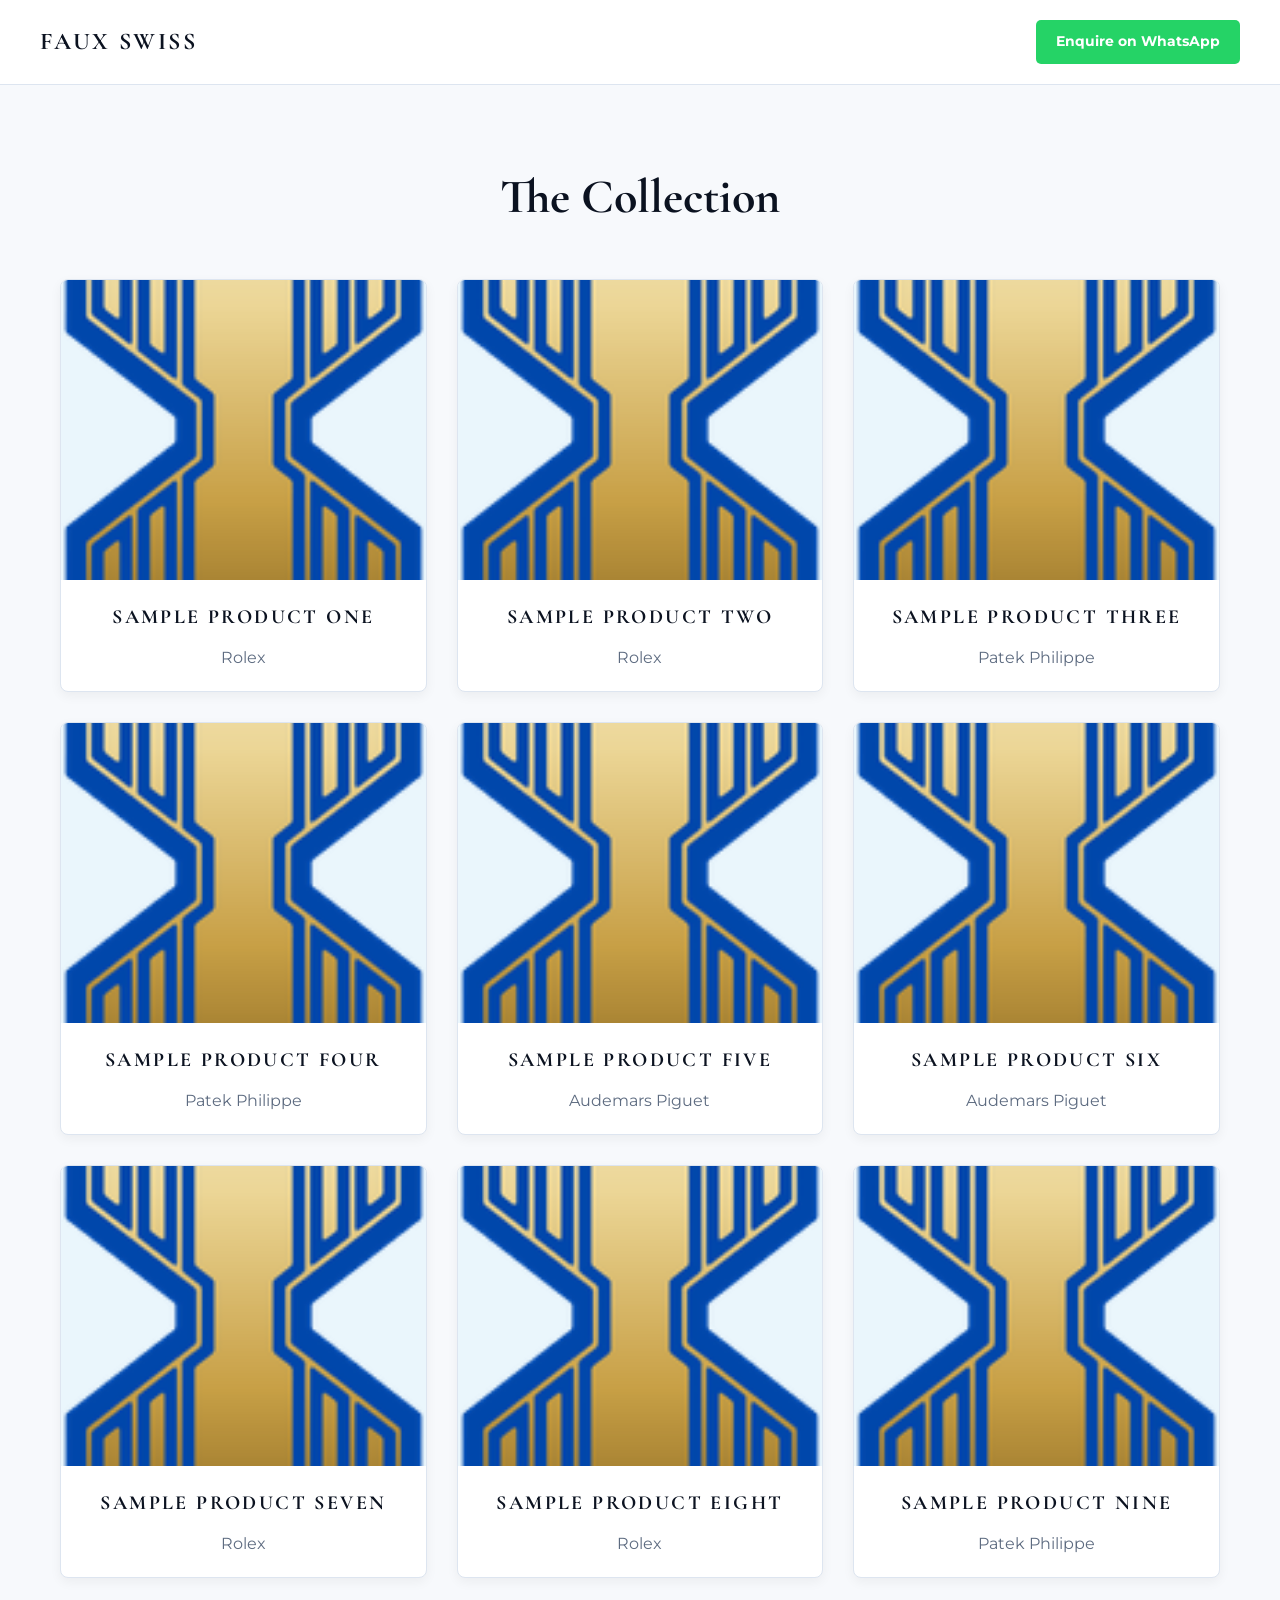
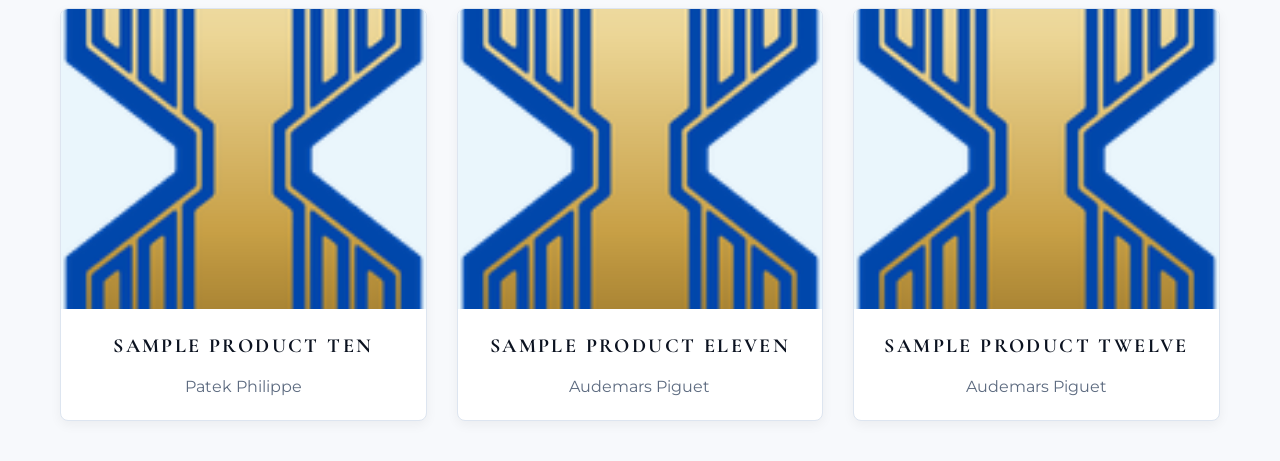
<file: index-clean.html>
<!DOCTYPE html>
<html lang="en">
<head>
  <meta charset="UTF-8">
  <meta name="viewport" content="width=device-width, initial-scale=1.0">
  <title>Faux Swiss</title>
  <link rel="stylesheet" href="styles.css">
  <link href="https://fonts.googleapis.com/css2?family=Cormorant+Garamond:wght@400;600;700&family=Montserrat:wght@400;500;700&display=swap" rel="stylesheet">
  <style>
    /* Clean layout so it doesn't break */
    body { margin: 0; font-family: 'Montserrat', sans-serif; background: #f7f9fc; color: #0b1220; }
    .wrap { max-width: 1200px; margin: 0 auto; padding: 40px 20px; }
    .header { display: flex; justify-content: space-between; align-items: center; padding: 20px 40px; background: white; border-bottom: 1px solid #dde5f0; }
    .logo { font-family: 'Cormorant Garamond', serif; font-size: 24px; font-weight: 700; letter-spacing: 0.1em; text-transform: uppercase; text-decoration: none; color: #0b1220; }
    .whatsapp-btn { background: #25D366; color: white; padding: 10px 20px; border-radius: 5px; text-decoration: none; font-weight: 700; font-size: 14px; }
    .grid { display: grid; grid-template-columns: repeat(auto-fill, minmax(280px, 1fr)); gap: 30px; margin-top: 40px; }
    .card { background: white; border-radius: 8px; overflow: hidden; text-align: center; box-shadow: 0 4px 12px rgba(0,0,0,0.05); }
    .card img { width: 100%; height: 300px; object-fit: cover; background: #eaf6fc; }
    .card-info { padding: 20px; }
    .card h3 { margin: 0 0 10px 0; font-family: 'Cormorant Garamond', serif; font-size: 20px; }
    .card p { color: #5d6b80; margin: 0; }
  </style>
</head>
<body>

  <header class="header">
    <a href="#" class="logo">Faux Swiss</a>
    <!-- Direct link, no hidden attributes -->
    <a href="https://wa.me/85252179149" target="_blank" class="whatsapp-btn">Enquire on WhatsApp</a>
  </header>

  <main class="wrap">
    <h1 style="font-family: 'Cormorant Garamond', serif; font-size: 48px; text-align: center;">The Collection</h1>
    
    <!-- The JavaScript will inject the watches here -->
    <div class="grid" id="product-grid">
      <p>Loading collection...</p>
    </div>
  </main>

  <script src="script.js"></script>
</body>
</html>
</file>
<file: styles.css>
:root {
  --royal: #0047ab;
  --royal-deep: #002f7a;
  --blue: #1ea0ff;
  --cyan: #5fe3e8;
  --gold: #b8923a;
  --gold-soft: #e7d6a3;
  --ink: #0b1220;
  --muted: #5d6b80;
  --page: #f7f9fc;
  --card: #ffffff;
  --line: #dde5f0;
  --r: 6px;
  --display: "Cormorant Garamond", "Playfair Display", "Iowan Old Style", Georgia, "Times New Roman", serif;
  --sans: "Montserrat", "Avenir Next", "Segoe UI", system-ui, -apple-system, sans-serif;
}
* { box-sizing: border-box; }
html { scroll-behavior: smooth; }
body { margin: 0; background: var(--page); color: var(--ink); font: 16px/1.7 var(--sans); padding-left: env(safe-area-inset-left); padding-right: env(safe-area-inset-right); -webkit-text-size-adjust: 100%; }
button, a, input { -webkit-tap-highlight-color: transparent; touch-action: manipulation; }
a { color: inherit; text-decoration: none; }
img { max-width: 100%; display: block; }
:focus-visible { outline: 3px solid var(--blue); outline-offset: 3px; }

.announce {
  background: var(--royal-deep); color: var(--gold-soft); text-align: center;
  font: 600 clamp(14px, 1.5vw, 18px)/1.4 var(--display);
  letter-spacing: .2em; text-transform: uppercase; padding: 13px 16px;
  display: flex; flex-wrap: wrap; justify-content: space-evenly; align-items: center; gap: 4px 28px;
  max-width: 100%;
}
.announce span { position: relative; white-space: nowrap; }
.announce span + span::before { content: "◆"; position: absolute; left: -19px; top: 50%; transform: translateY(-50%); font-size: .45em; color: var(--gold); }
@media (min-width: 900px) { .announce { padding-left: 12%; padding-right: 12%; } }
.announce[hidden] { display: none; }
.bar {
  position: sticky; top: 0; z-index: 10;
  display: grid; grid-template-columns: auto 1fr auto; align-items: center; column-gap: clamp(16px, 3vw, 40px);
  padding: 10px clamp(16px, 4vw, 48px);
  background: rgba(255,255,255,.94); backdrop-filter: blur(10px);
  border-bottom: 1px solid var(--line);
}
.burger { display: none; }
.right { display: flex; align-items: center; gap: 6px; justify-self: end; }
.icon-btn {
  display: inline-grid; place-items: center; width: 40px; height: 40px; border-radius: 50%;
  border: 0; background: none; color: var(--ink); cursor: pointer;
}
.icon-btn:hover { color: var(--royal); background: var(--page); }
.icon-btn[hidden] { display: none; }
#searchToggle { display: none; }
.bar nav { justify-self: center; }
.brand { display: flex; align-items: center; gap: 12px; font-weight: 800; letter-spacing: .22em; text-transform: uppercase; font-size: 14px; color: var(--ink); }
.brand img { border-radius: 0; width: auto; }
.sr-only { position: absolute; width: 1px; height: 1px; overflow: hidden; clip: rect(0 0 0 0); white-space: nowrap; }
nav { display: flex; gap: clamp(14px, 2.6vw, 34px); align-items: center; }
.nav-link {
  font: 700 11px/1 var(--sans); letter-spacing: .24em; text-transform: uppercase; color: var(--muted);
  background: none; border: 0; border-bottom: 1px solid transparent; padding: 8px 0; cursor: pointer;
}
.nav-link:hover, .nav-link.on, .nav-link[aria-expanded="true"] { color: var(--royal); border-bottom-color: var(--gold); }
.menu { position: relative; display: flex; align-items: center; }
.nav-link { display: inline-flex; align-items: center; gap: 4px; }
.drop {
  position: absolute; top: 100%; left: -14px; min-width: 190px; margin: 6px 0 0; padding: 8px 0; list-style: none;
  background: #fff; border: 1px solid var(--line); border-top: 2px solid var(--gold); border-radius: var(--r);
  box-shadow: 0 16px 36px rgba(0,30,80,.16); z-index: 20;
  max-height: min(70vh, 460px); overflow-y: auto;
}
.drop[hidden] { display: none; }
.drop button {
  display: block; width: 100%; text-align: left; padding: 10px 18px; background: none; border: 0; cursor: pointer;
  font: 600 12px/1.2 var(--sans); letter-spacing: .12em; text-transform: uppercase; color: var(--ink);
}
.drop button:hover { background: var(--page); color: var(--royal); }
.langwrap { position: relative; }
.lang-menu { left: auto; right: 0; min-width: 230px; max-height: calc(100vh - 110px); max-height: calc(100dvh - 110px); overflow-y: auto; overscroll-behavior: contain; }
.lang-menu button { text-transform: none; letter-spacing: .04em; font-size: 14px; font-weight: 500; padding: 12px 18px; }
.lang-menu button[aria-current="true"] { font-weight: 800; color: var(--royal); }
.search { margin: 0; position: relative; }
.sugg {
  position: absolute; top: calc(100% + 8px); right: 0; width: min(380px, 92vw); margin: 0; padding: 6px 0; list-style: none;
  background: #fff; border: 1px solid var(--line); border-top: 2px solid var(--gold); border-radius: var(--r);
  box-shadow: 0 18px 38px rgba(0,30,80,.18); z-index: 30; max-height: 70vh; overflow-y: auto;
}
.sugg[hidden] { display: none; }
.sugg .hd { padding: 10px 16px 4px; font: 700 10px/1 var(--sans); letter-spacing: .22em; text-transform: uppercase; color: var(--gold); }
.sugg [role="option"] { display: flex; align-items: baseline; justify-content: space-between; gap: 12px; padding: 11px 16px; cursor: pointer; font-size: 14px; }
.sugg [role="option"] .t b { color: var(--royal); font-weight: 800; }
.sugg [role="option"] small { color: var(--muted); font-size: 11px; letter-spacing: .08em; text-transform: uppercase; white-space: nowrap; }
.sugg [role="option"]:hover, .sugg [role="option"].on { background: var(--page); }
.linklike { background: none; border: 0; padding: 0; font: inherit; font-weight: 700; color: var(--royal); cursor: pointer; border-bottom: 1px solid var(--gold); }
.search input {
  width: clamp(130px, 18vw, 230px); padding: 9px 14px; border: 1px solid var(--line); border-radius: 999px;
  background: var(--page); font: 500 13px/1 var(--sans); color: var(--ink);
}
.search input:focus { border-color: var(--royal); background: #fff; outline: none; box-shadow: 0 0 0 3px rgba(30,160,255,.25); }
.showing { text-align: center; color: var(--muted); font-size: 13px; letter-spacing: .06em; margin: 22px 0 0; }
.showing button { margin-left: 8px; background: none; border: 0; color: var(--royal); font: 700 11px/1 var(--sans); letter-spacing: .2em; text-transform: uppercase; cursor: pointer; border-bottom: 1px solid var(--gold); }

.hero {
  text-align: center; color: #fff;
  padding: clamp(80px, 15vw, 160px) 20px clamp(70px, 11vw, 120px);
  background: linear-gradient(135deg, #3fb7e8 0%, var(--royal) 55%, var(--royal-deep) 100%);
  position: relative;
}
.hero { overflow: hidden; min-height: min(78vh, 720px); display: flex; flex-direction: column; justify-content: center; align-items: center; }
.hero > *:not(.hero-media) { position: relative; z-index: 1; }
.hero-media { position: absolute; inset: 0; z-index: 0; }
.hero-media img, .hero-media video { width: 100%; height: 100%; object-fit: cover; display: block; }
.hero-media.collage { display: flex; gap: 2px; }
.hero-media.collage img { flex: 1 1 0; min-width: 0; }
.hero.has-media::before { content: ""; position: absolute; inset: 0; z-index: 1; background: linear-gradient(180deg, rgba(0,30,90,.55), rgba(0,20,70,.7)); }
.hero::after { content: ""; position: absolute; left: 50%; bottom: 0; width: 1px; height: 46px; background: var(--gold-soft); }
.eyebrow { text-transform: uppercase; letter-spacing: .42em; font-size: 11px; font-weight: 700; color: var(--gold-soft); margin: 0 0 22px; }
.hero h1 { font-weight: 800; font-size: clamp(32px, 6.4vw, 66px); line-height: 1.08; letter-spacing: .04em; text-transform: uppercase; margin: 0 auto 22px; max-width: 18ch; }
.lede { max-width: 54ch; margin: 0 auto 36px; font-size: clamp(15px, 2vw, 18px); opacity: .92; }
.btn {
  display: inline-block; padding: 15px 34px; cursor: pointer; border-radius: var(--r);
  border: 1px solid #fff; color: #fff; background: transparent;
  font: 700 11px/1 var(--sans); letter-spacing: .28em; text-transform: uppercase; transition: background .2s, color .2s;
}
.btn:hover { background: #fff; color: var(--royal); }
.dlg-info .btn { background: var(--royal); border-color: var(--royal); color: #fff; }
.dlg-info .btn:hover { background: var(--royal-deep); color: #fff; }

.rows { padding: clamp(40px, 6vw, 72px) 0 0; overflow: hidden; }
.row { max-width: 1160px; margin: 0 auto clamp(36px, 6vw, 64px); padding: 0 clamp(8px, 4vw, 32px); }
.row h2 { margin-bottom: 8px; }
.flow { position: relative; height: clamp(230px, 46vw, 420px); perspective: 1100px; margin-top: 26px; touch-action: pan-y; }
.flow-item {
  position: absolute; top: 0; left: 50%; width: clamp(150px, 30vw, 300px); height: 100%; margin-left: calc(clamp(150px, 30vw, 300px) / -2);
  padding: 0; border: 1px solid #fff; border-radius: 3px; background: linear-gradient(135deg, #eaf6fc, #cfdcf3); overflow: hidden; cursor: pointer;
  box-shadow: 0 14px 34px rgba(0,30,80,.22);
  transition: transform .6s cubic-bezier(.2,.7,.2,1), opacity .6s, filter .6s;
  display: grid; place-items: center;
}
.flow-item img { width: 100%; height: 100%; object-fit: cover; }
.flow-item img.mark { width: 36%; height: auto; aspect-ratio: 1; object-fit: contain; opacity: .5; border-radius: 0; }
.flow-item:not(.c) { filter: brightness(.82); }
.flow-cap { display: flex; align-items: center; justify-content: center; gap: clamp(10px, 3vw, 28px); margin-top: 22px; }
.flow-cap .arrow {
  flex: none; width: 44px; height: 44px; border-radius: 50%; border: 1px solid var(--line); background: #fff; color: var(--ink);
  font-size: 22px; line-height: 1; cursor: pointer; box-shadow: 0 6px 16px rgba(0,30,80,.1);
}
.flow-cap .arrow:hover { border-color: var(--gold); color: var(--royal); }
.flow-cap .name { flex: 1 1 auto; min-width: 0; text-align: center; }
.flow-cap .name b { display: block; font-weight: 700; font-size: clamp(13px, 2.4vw, 17px); letter-spacing: .14em; text-transform: uppercase; }
.flow-cap .view {
  background: none; border: 0; padding: 14px 6px 4px; margin-top: 0; min-height: 44px; cursor: pointer; color: var(--royal);
  font: 700 11px/1 var(--sans); letter-spacing: .22em; text-transform: uppercase; border-bottom: 1px solid var(--gold);
}
.map { margin: 34px 0 0; background: #eef4fb; border: 1px solid var(--line); border-radius: var(--r); overflow: hidden; }
.map-scroll { overflow-x: auto; -webkit-overflow-scrolling: touch; }
#worldMap { display: block; width: 100%; height: auto; }
.swipe-hint { display: none; margin: 0; padding: 8px 18px 0; color: var(--muted); font-size: 12px; letter-spacing: .14em; text-transform: uppercase; text-align: center; }
.map figcaption { padding: 14px 18px 18px; font-weight: 700; letter-spacing: .08em; color: var(--ink); font-size: clamp(14px, 2.4vw, 19px); }
#worldMap .land { fill: #d6e3f5; }
#worldMap .route { fill: none; stroke: var(--royal); stroke-width: 3.4; stroke-linecap: round; stroke-dasharray: 1; stroke-dashoffset: 0; opacity: .9; }
#worldMap .lead { stroke: var(--ink); stroke-width: 2; opacity: .4; }
#worldMap .dot { fill: var(--royal); stroke: #fff; stroke-width: 3.5; }
#worldMap .lbl { font: 600 26px var(--sans); fill: var(--ink); paint-order: stroke; stroke: #eef4fb; stroke-width: 6px; stroke-linejoin: round; }
#worldMap .hub { fill: #fff; stroke: var(--gold); stroke-width: 7; }
#worldMap .pulse { fill: none; stroke: var(--gold); stroke-width: 4; opacity: 0; }
#worldMap .hublbl rect { fill: #fff; stroke: var(--royal); stroke-width: 4; }
#worldMap .hublbl text { font: 800 29px var(--sans); letter-spacing: .12em; fill: var(--ink); }
@media (prefers-reduced-motion: no-preference) {
  #worldMap:not(.play) .route { stroke-dashoffset: 1; }
  #worldMap:not(.play) .dot { opacity: 0; }
  #worldMap.play .route { animation: draw 1.8s ease-out both; }
  #worldMap.play .dot { animation: pop .5s ease-out both; animation-delay: 1.4s; }
}
/* a tiny dash with round ends is drawn as a round dot that travels along its line */
#worldMap .comet { fill: none; stroke: var(--gold); stroke-width: 13; stroke-linecap: round; stroke-dasharray: .0005 .9995; filter: drop-shadow(0 0 3px #fff) drop-shadow(0 0 1px #fff); }
@keyframes draw { from { stroke-dashoffset: 1; } to { stroke-dashoffset: 0; } }
@keyframes pop { from { opacity: 0; } to { opacity: 1; } }
@keyframes travel { 0% { stroke-dashoffset: 0; opacity: 0; } 5% { opacity: 1; } 68% { stroke-dashoffset: -1; opacity: 1; } 74%, 100% { stroke-dashoffset: -1; opacity: 0; } }
@keyframes ping { 0% { transform: scale(1); opacity: .9; } 100% { transform: scale(4.2); opacity: 0; } }
@media (max-width: 760px) {
  #worldMap { min-width: 1400px; }          /* phones: wider than the screen so every name is readable; swipe to explore */
  .swipe-hint { display: block; }
}
.wrap { max-width: 1160px; margin: 0 auto; padding: clamp(52px, 8vw, 100px) clamp(16px, 4vw, 32px); }
h2 { font-weight: 800; text-align: center; font-size: clamp(22px, 3.6vw, 32px); letter-spacing: .24em; text-transform: uppercase; color: var(--ink); margin: 0; }
h2::after { content: ""; display: block; width: 56px; height: 2px; margin: 18px auto 0; background: var(--gold); }

.filters { display: flex; flex-wrap: wrap; justify-content: center; gap: 10px; margin: 30px 0 4px; }
.filters button { padding: 9px 20px; border: 1px solid var(--line); border-radius: 999px; background: #fff; color: var(--muted); font: 700 10px/1 var(--sans); letter-spacing: .22em; text-transform: uppercase; cursor: pointer; }
.filters button[aria-pressed="true"] { background: var(--royal); border-color: var(--royal); color: #fff; }

.grid { display: grid; gap: 28px; grid-template-columns: repeat(auto-fill, minmax(260px, 1fr)); margin-top: 44px; }
.card {
  text-align: center; background: var(--card); border: 1px solid var(--line); border-radius: var(--r);
  overflow: hidden; padding: 0; cursor: pointer; font: inherit; color: inherit;
  transition: transform .25s, box-shadow .25s, border-color .25s;
}
.card:hover { transform: translateY(-5px); border-color: var(--gold); box-shadow: 0 18px 40px rgba(0,71,171,.13); }
.thumb { aspect-ratio: 1; background: linear-gradient(135deg, #eaf6fc, #dbe7f7); overflow: hidden; display: grid; place-items: center; }
.thumb img { width: 100%; height: 100%; object-fit: cover; }
.thumb img.mark, .dlg-img img.mark { width: 34%; height: auto; aspect-ratio: 1; object-fit: contain; opacity: .5; border-radius: 0; }
.card .info { padding: 18px 16px 24px; border-top: 1px solid var(--line); }
.card h3 { margin: 0 0 6px; font-weight: 700; font-size: 14px; letter-spacing: .16em; text-transform: uppercase; }
.price { color: var(--royal); font-weight: 700; letter-spacing: .08em; margin: 0; }
.tag { display: inline-block; margin-top: 10px; font-size: 10px; letter-spacing: .2em; text-transform: uppercase; color: var(--gold); border: 1px solid var(--gold-soft); padding: 2px 10px; }
.card.sold { opacity: .6; }
.empty { color: var(--muted); text-align: center; }

.visit { max-width: none; background: #fff; border-top: 1px solid var(--line); border-bottom: 1px solid var(--line); }
.visit > * { max-width: 1096px; margin-left: auto; margin-right: auto; }
.visit-grid { display: grid; gap: 32px; grid-template-columns: repeat(auto-fit, minmax(220px, 1fr)); margin-top: 44px; text-align: center; }
.visit h3 { font-size: 11px; text-transform: uppercase; letter-spacing: .3em; color: var(--gold); margin: 0 0 10px; font-weight: 700; }
.visit p { margin: 0; color: var(--muted); }
.visit a { color: var(--royal); border-bottom: 1px solid var(--gold-soft); }

footer { display: flex; justify-content: space-between; flex-wrap: wrap; gap: 8px; padding: 28px clamp(16px, 4vw, 48px); color: var(--muted); font-size: 11px; letter-spacing: .2em; text-transform: uppercase; }
footer a { margin-left: 18px; color: var(--royal); }
#footAddr:not(:empty)::before { content: " · "; }

dialog { border: 1px solid var(--gold); border-radius: var(--r); padding: 0; width: min(900px, calc(100% - 24px)); color: var(--ink); background: #fff; box-shadow: 0 30px 90px rgba(0,20,60,.45); }
dialog::backdrop { background: rgba(4, 18, 52, .72); }
.close { position: absolute; top: 10px; right: 12px; z-index: 2; width: 38px; height: 38px; border-radius: 50%; border: 1px solid var(--line); background: rgba(255,255,255,.95); color: var(--ink); font-size: 24px; line-height: 1; cursor: pointer; }
.dlg-body { display: grid; grid-template-columns: 1fr 1fr; }
.dlg-img { background: #fff; align-self: start; }
.mview { position: relative; aspect-ratio: 1; background: linear-gradient(135deg, #eaf6fc, #dbe7f7); display: grid; place-items: center; overflow: hidden; }
.mview video { width: 100%; height: 100%; object-fit: contain; }
.mview img { position: absolute; inset: 0; width: 100%; height: 100%; object-fit: contain; background: transparent; }   /* pinned to the box: the whole photo shows, the watch is never cropped */
.mview img.mark { position: static; inset: auto; width: 34%; height: auto; background: none; }
.mview video { object-fit: contain; }
.mnav { position: absolute; top: 50%; transform: translateY(-50%); width: 42px; height: 42px; border-radius: 50%; border: 1px solid var(--line); background: rgba(255,255,255,.92); color: var(--ink); font-size: 26px; line-height: 1; cursor: pointer; display: grid; place-items: center; padding: 0 0 4px; }
.mnav.prev { left: 10px; } .mnav.next { right: 10px; }
.mcount { position: absolute; left: 10px; bottom: 10px; background: rgba(0,30,80,.72); color: #fff; font: 700 12px/1 var(--sans); letter-spacing: .1em; padding: 6px 10px; border-radius: 999px; }
.mthumbs { display: flex; gap: 8px; overflow-x: auto; padding: 10px 12px 14px; scrollbar-width: thin; }
.mthumbs button { position: relative; flex: 0 0 62px; height: 62px; padding: 0; border: 2px solid transparent; border-radius: 4px; background: var(--page); cursor: pointer; overflow: hidden; }
.mthumbs button[aria-current="true"] { border-color: var(--gold); }
.mthumbs img { width: 100%; height: 100%; object-fit: cover; display: block; }
.mthumbs .vplay { position: absolute; inset: 0; display: grid; place-items: center; color: #fff; background: rgba(0,30,80,.55); font-size: 16px; z-index: 1; }
.dlg-info { padding: 34px 30px; align-self: center; }
.dlg-info h3 { margin: 0 0 6px; font-weight: 800; font-size: 20px; letter-spacing: .14em; text-transform: uppercase; }
.dlg-info .price { font-size: 22px; margin-bottom: 14px; }
.dlg-info p { color: var(--muted); }
.opts { display: flex; flex-wrap: wrap; gap: 8px; margin: 16px 0; }
.opts button { padding: 9px 16px; border: 1px solid var(--line); border-radius: 999px; background: #fff; color: var(--ink); font: 700 11px/1 var(--sans); letter-spacing: .14em; text-transform: uppercase; cursor: pointer; }
.opts button[aria-pressed="true"] { background: var(--royal); border-color: var(--royal); color: #fff; }
.opts button:disabled { opacity: .4; text-decoration: line-through; cursor: not-allowed; }
.meta { color: var(--muted); font-size: 13px; letter-spacing: .06em; margin: 0 0 6px; }

@media (max-width: 1500px) {
  .bar { grid-template-columns: 44px 1fr auto; column-gap: 8px; padding: 6px 8px 6px 4px; }
  .burger {
    display: inline-flex; flex-direction: column; justify-content: center; gap: 5px; align-items: center;
    width: 44px; height: 44px; background: none; border: 0; cursor: pointer; padding: 0;
  }
  .burger span { display: block; width: 22px; height: 2px; background: var(--ink); border-radius: 2px; transition: transform .2s, opacity .2s; }
  .burger[aria-expanded="true"] span:nth-child(1) { transform: translateY(7px) rotate(45deg); }
  .burger[aria-expanded="true"] span:nth-child(2) { opacity: 0; }
  .burger[aria-expanded="true"] span:nth-child(3) { transform: translateY(-7px) rotate(-45deg); }
  .brand { justify-self: center; font-size: 13px; letter-spacing: .18em; }

  .bar nav {
    display: none; position: absolute; top: 100%; left: 0; right: 0; justify-self: stretch;
    flex-direction: column; align-items: stretch; gap: 0; padding: 6px 20px 14px;
    background: #fff; border-bottom: 1px solid var(--line); box-shadow: 0 18px 30px rgba(0,30,80,.14);
    max-height: calc(100vh - 110px); overflow-y: auto;
  }
  .bar nav.open { display: flex; }
  .bar nav .menu { display: block; border-bottom: 1px solid var(--line); }
  .bar nav > .nav-link { border-bottom: 1px solid var(--line); }
  .nav-link { width: 100%; justify-content: space-between; padding: 16px 0; font-size: 12px; }
  .bar nav .drop { position: static; box-shadow: none; border: 0; border-radius: 0; margin: 0; padding: 0 0 10px 12px; max-height: none; }
  .bar nav .drop button { padding: 12px 8px; }
  .lang-menu { position: fixed; top: auto; left: 12px; right: 12px; width: auto; margin-top: 8px; }
  .sugg { position: static; width: auto; margin-top: 8px; box-shadow: none; max-height: 55vh; }

  #searchToggle { display: inline-grid; }
  .search { display: none; position: absolute; top: 100%; left: 0; right: 0; padding: 10px 16px 14px; background: #fff; border-bottom: 1px solid var(--line); box-shadow: 0 18px 30px rgba(0,30,80,.12); }
  .search.open { display: block; }
  .search input { width: 100%; padding: 12px 16px; font-size: 16px; }
}
@media (max-width: 560px) {
  .grid { grid-template-columns: repeat(2, 1fr); gap: 12px; }
  .card .info { padding: 12px 8px 16px; }
  .card h3 { font-size: 12px; letter-spacing: .1em; }
  .announce { display: grid; grid-template-columns: repeat(3, 1fr); font-size: 12px; letter-spacing: .1em; padding: 10px 6px; gap: 0; }
  .announce span { white-space: normal; padding: 2px 8px; }
  .announce span + span::before { content: ""; left: 0; top: 10%; bottom: 10%; width: 1px; height: auto; transform: none; background: rgba(184,146,58,.55); font-size: 0; }
  .hero { min-height: 82svh; }
  .hero h1 { font-size: clamp(28px, 9vw, 40px); }
  .btn { width: min(100%, 320px); text-align: center; }
}
@media (min-width: 561px) and (max-width: 1000px) {
  .grid { grid-template-columns: repeat(3, 1fr); gap: 18px; }
}
@media (max-width: 560px) {
  .dlg-body { grid-template-columns: 1fr; }
  .mview { aspect-ratio: 4 / 5; }
  .dlg-info { padding: 24px 20px; }
}
@media (prefers-reduced-motion: reduce) {
  html { scroll-behavior: auto; }
  .card, .btn, .flow-item { transition: none; }
}

@media (pointer: coarse) and (min-width: 1501px) {
  .nav-link { padding: 14px 0; }
  .search input { padding: 13px 16px; font-size: 16px; }
  .drop button { padding: 14px 18px; }
}
@media (max-height: 520px) and (orientation: landscape) {
  .hero { min-height: 0; padding-top: 48px; padding-bottom: 48px; }
  .bar { position: static; }
  .flow { height: clamp(200px, 40vh, 320px); }
}

/* ---------- Journal: article pages and diagrams (diagrams only, never brand imagery) ---------- */
body.articlepage { background: #fff; }
.draftbar { background: #7a4b00; color: #fff; text-align: center; font: 700 12px/1.4 var(--sans); letter-spacing: .08em; padding: 10px 16px; }
.abar { display: flex; align-items: center; justify-content: space-between; padding: 10px clamp(16px, 4vw, 40px); border-bottom: 1px solid var(--line); background: #fff; position: sticky; top: 0; z-index: 5; }
.abar .brand span { font-size: 13px; }
.aback { font: 700 11px/1 var(--sans); letter-spacing: .24em; text-transform: uppercase; color: var(--royal); padding: 12px 0; border-bottom: 1px solid var(--gold); }
.article, .archive { max-width: 720px; margin: 0 auto; padding: clamp(28px, 6vw, 64px) clamp(16px, 5vw, 24px) 40px; font: 400 18px/1.8 Georgia, "Iowan Old Style", "Times New Roman", serif; color: #1a2233; }
.article .kicker { font: 700 11px/1 var(--sans); letter-spacing: .3em; text-transform: uppercase; color: var(--gold); margin: 0 0 14px; }
.article h1, .archive h1 { font: 800 clamp(28px, 6vw, 44px)/1.15 var(--sans); letter-spacing: .01em; color: var(--ink); margin: 0 0 14px; text-transform: none; text-align: left; }
.article h1::after, .archive h1::after { display: none; }
.article .deck, .archive .deck { font: 400 clamp(17px, 2.6vw, 20px)/1.6 var(--sans); color: var(--muted); margin: 0 0 14px; }
.article .ameta { font: 600 12px/1 var(--sans); letter-spacing: .14em; text-transform: uppercase; color: var(--muted); margin: 0 0 30px; padding-bottom: 22px; border-bottom: 1px solid var(--line); }
.article h2 { font: 800 clamp(19px, 3.4vw, 24px)/1.3 var(--sans); letter-spacing: .02em; text-transform: none; text-align: left; color: var(--royal-deep); margin: 40px 0 8px; }
.article h2::after { display: none; }
.article h3 { font: 700 17px/1.4 var(--sans); letter-spacing: .02em; color: var(--ink); margin: 26px 0 4px; }
.article p { margin: 0 0 18px; }
.article .lead { font-size: clamp(19px, 3vw, 21px); color: #0b1220; }
.article .note, .srcnote { font: 400 14px/1.6 var(--sans); color: var(--muted); }
.article .note { border-left: 3px solid var(--gold); padding-left: 14px; margin-top: 30px; }
sup.cite { font: 700 11px/1 var(--sans); vertical-align: super; margin-left: 2px; }
sup.cite a { color: var(--royal); border: 0; padding: 0 1px; }
sup.cite a:hover { color: var(--gold); }
figure.diagram { margin: 28px 0; padding: 18px 12px 14px; background: #f4f8fd; border: 1px solid var(--line); border-radius: 12px; }
figure.diagram svg { display: block; width: 100%; max-width: 520px; height: auto; margin: 0 auto; }
figure.diagram figcaption { font: 400 14px/1.6 var(--sans); color: var(--muted); margin: 12px 6px 0; text-align: left; }
.dg-box { fill: #fff; stroke: var(--royal); stroke-width: 2; }
.dg-soft { fill: #e6effb; }
.dg-gold { fill: #f1e2b4; stroke: var(--gold); stroke-width: 2; }
.dg-part { fill: #e6effb; stroke: var(--royal); stroke-width: 2; stroke-linejoin: round; }
.dg-lever { fill: none; stroke: var(--royal-deep); stroke-width: 9; stroke-linecap: round; stroke-linejoin: round; }
.dg-pallet { fill: var(--gold); stroke: #7a5b12; stroke-width: 1.5; }
.dg-pivot { fill: #fff; stroke: var(--royal-deep); stroke-width: 3; }
.dg-pin { fill: var(--gold); stroke: #7a5b12; stroke-width: 2; }
.dg-line { stroke: var(--royal); stroke-width: 2; }
.dg-num { fill: var(--royal); }
.dg-numt { fill: #fff; font: 800 18px var(--sans); }
.dg-h { fill: var(--ink); font: 800 16px var(--sans); }
.dg-s { fill: #3b4a63; font: 500 13.5px var(--sans); }
.dg-c { text-anchor: middle; }
.dg-col { fill: var(--royal-deep); font: 800 15px var(--sans); letter-spacing: .06em; text-transform: uppercase; }
.dg-l { fill: var(--ink); font: 800 15px var(--sans); }
.dg-ls { fill: #3b4a63; font: 500 13px var(--sans); }
.dg-arrow { stroke: var(--royal); stroke-width: 3; fill: none; stroke-linecap: round; }
.dg-dash { stroke-dasharray: 6 6; }
.dg-arrowhead { fill: var(--royal); }
.dg-leader { stroke: #7b8aa3; stroke-width: 1.6; fill: none; }
.sources { margin-top: 44px; padding-top: 24px; border-top: 2px solid var(--gold); font-family: var(--sans); }
.sources h2 { margin-top: 0; }
.sources ol { padding-left: 22px; font-size: 15px; line-height: 1.65; color: #26334a; }
.sources li { margin: 0 0 10px; scroll-margin-top: 80px; }
.sources a { color: var(--royal); border-bottom: 1px solid var(--gold-soft); word-break: break-word; }
.sources li:target { background: #fff6d6; }
.verify { font: 400 14px/1.65 var(--sans); color: var(--muted); background: #f4f8fd; border: 1px solid var(--line); border-radius: 10px; padding: 14px 16px; margin-top: 18px; }
.afoot { text-align: center; padding: 28px 16px 40px; font: 700 11px/1.4 var(--sans); letter-spacing: .2em; text-transform: uppercase; color: var(--muted); }
.afoot a { color: var(--royal); margin: 0 8px; }
.archlist { list-style: none; padding: 0; margin: 28px 0 0; }
.archlist li { border-top: 1px solid var(--line); }
.archlist a { display: block; padding: 22px 0; }
.archlist h2 { font: 800 clamp(20px, 3.4vw, 26px)/1.3 var(--sans); text-align: left; letter-spacing: 0; text-transform: none; margin: 6px 0; color: var(--ink); }
.archlist h2::after { display: none; }
.archlist p { font: 400 16px/1.6 var(--sans); color: var(--muted); margin: 0 0 8px; }
.archlist a:hover h2 { color: var(--royal); }
.jtag { font: 700 11px/1 var(--sans); letter-spacing: .26em; text-transform: uppercase; color: var(--gold); }
.jmeta { font: 600 12px/1 var(--sans); letter-spacing: .12em; text-transform: uppercase; color: var(--muted); }
@media (max-width: 560px) { .article, .archive { font-size: 17px; } }
@media print { .abar, .afoot, .draftbar { display: none; } }

/* ---------- Journal: section on the home page ---------- */
.journal { padding-bottom: 0; }
.journal .jsub { text-align: center; color: var(--muted); margin: 14px auto 0; max-width: 56ch; }
.jgrid { display: grid; gap: 22px; grid-template-columns: repeat(auto-fit, minmax(260px, 1fr)); margin-top: 38px; }
.jcard { display: flex; flex-direction: column; gap: 10px; background: #fff; border: 1px solid var(--line); border-radius: var(--r); padding: 26px 24px 22px; transition: transform .2s, box-shadow .2s, border-color .2s; }
.jcard:hover { transform: translateY(-4px); border-color: var(--gold); box-shadow: 0 16px 36px rgba(0,71,171,.12); }
.jcard h3 { font: 800 clamp(18px, 2.6vw, 23px)/1.3 var(--sans); letter-spacing: 0; text-transform: none; margin: 0; color: var(--ink); }
.jcard p { margin: 0; color: var(--muted); font-size: 15px; line-height: 1.65; }
.jcard .jmeta { margin-top: auto; padding-top: 6px; }
.jcard.first { grid-column: 1 / -1; background: linear-gradient(135deg, #f4f8fd, #fff); }
.jcard.first h3 { font-size: clamp(22px, 4vw, 32px); max-width: 28ch; }
.jmore { text-align: center; margin: 26px 0 0; font: 700 11px/1.6 var(--sans); letter-spacing: .18em; text-transform: uppercase; color: var(--muted); }
.jmore a { color: var(--royal); border-bottom: 1px solid var(--gold); }

a.nav-link { text-decoration: none; }
a.nav-link[hidden] { display: none; }
#journal { scroll-margin-top: 90px; }

.nav-link { white-space: nowrap; }
.alangs { display: flex; flex-wrap: wrap; gap: 4px 6px; justify-content: center; padding: 12px 16px 0; font: 600 12px/1 var(--sans); }
.alangs a { padding: 8px 10px; border: 1px solid var(--line); border-radius: 999px; color: var(--royal); }
.alangs a[aria-current] { background: var(--royal); border-color: var(--royal); color: #fff; }
.tnote { font: italic 400 13px/1.5 var(--sans); color: var(--muted); border-left: 2px solid var(--gold); padding: 2px 0 2px 12px; margin: 0 0 22px; }
@media (min-width: 1501px) {
  nav { gap: clamp(14px, 1.6vw, 26px); }
  .nav-link { letter-spacing: .18em; }
  .search input { width: clamp(130px, 12vw, 200px); }
  .bar { column-gap: 20px; }
}

/* ---------- Typography: Cormorant Garamond for display, Montserrat for running text ----------
   House rule (Henry, 2026-10-25): every new element uses var(--display) for headings, labels, buttons and names,
   and var(--sans) only for small functional text (inputs, notes, source lists). */
h1, h2, h3, .brand, .nav-link, .btn, .eyebrow, .price, .tag, .filters button, .opts button, .showing button, .jtag, .jmeta,
.jmore, .aback, .afoot, .alangs, .visit h3, footer, .flow-cap .name b, .lang-menu button, .sugg .hd, .map figcaption,
.article .kicker, .article .ameta, .article h1, .article h2, .article h3, .archive h1, .archlist h2, .jcard h3 {
  font-family: var(--display);
}
.nav-link { font-size: 14px; font-weight: 700; letter-spacing: .2em; }
.brand { font-size: 17px; font-weight: 700; letter-spacing: .26em; }
.btn, .filters button, .opts button, .showing button, .aback, .jmore, .afoot { font-size: 13.5px; font-weight: 700; }
.eyebrow { font-size: 14px; font-weight: 600; letter-spacing: .4em; }
.hero h1 { font-weight: 600; letter-spacing: .06em; }
h2 { font-weight: 700; font-size: clamp(26px, 4.2vw, 38px); letter-spacing: .2em; }
.card h3 { font-size: 17px; font-weight: 700; letter-spacing: .12em; }
.price { font-size: 18px; font-weight: 700; }
.tag, .jtag, .jmeta, .article .kicker, .article .ameta, .visit h3, .sugg .hd { font-size: 12.5px; font-weight: 700; }
.dlg-info h3 { font-family: var(--display); font-size: 25px; font-weight: 700; }
.dlg-info .price { font-size: 26px; }
.lede, .dlg-info p, .visit p, .jsub, .jcard p, .article .deck, .archive .deck, .archlist p { font-family: var(--display); font-size: 1.22em; font-weight: 500; }
.flow-cap .name b { font-size: clamp(16px, 2.6vw, 21px); font-weight: 700; }
.lang-menu button { font-size: 16.5px; font-weight: 600; }
.search input { font-family: var(--sans); }
#worldMap .lbl { font-family: var(--display); font-size: 30px; font-weight: 700; }
#worldMap .hublbl text { font-family: var(--display); font-size: 33px; font-weight: 700; }
.article, .archive { font-family: var(--display); font-weight: 500; font-size: 21px; line-height: 1.7; }
.article h1, .archive h1 { font-weight: 700; font-size: clamp(32px, 6.6vw, 50px); }
.article h2 { font-weight: 700; font-size: clamp(23px, 3.8vw, 29px); }
.archlist h2, .jcard h3 { font-weight: 700; font-size: clamp(22px, 3.6vw, 29px); }
.jcard.first h3 { font-size: clamp(26px, 4.4vw, 38px); }
.dg-numt, .dg-h, .dg-col, .dg-l { font-family: var(--display); }
.dg-numt { font-size: 20px; } .dg-h { font-size: 18px; } .dg-col { font-size: 17px; } .dg-l { font-size: 17px; }
.dg-s, .dg-ls { font-family: var(--display); font-weight: 600; } .dg-s { font-size: 15.5px; } .dg-ls { font-size: 15px; }
@media (max-width: 1500px) { .nav-link { font-size: 14px; } }
@media (max-width: 560px) {
  .brand { font-size: 15px; }
  .card h3 { font-size: 14.5px; letter-spacing: .08em; }
  .price { font-size: 16px; }
  .article, .archive { font-size: 19.5px; }
  .announce { font-size: 12.5px; letter-spacing: .08em; }
}
.brand { white-space: nowrap; }
@media (min-width: 1501px) {
  .brand { font-size: 15px; letter-spacing: .2em; }
  .nav-link { font-size: 13.5px; letter-spacing: .12em; }
  nav { gap: clamp(12px, 1.3vw, 22px); }
  .search input { width: clamp(120px, 10vw, 170px); }
}
.article .deck, .archive .deck { font-size: clamp(20px, 3vw, 23px); line-height: 1.5; }

.drop .sub-toggle { display: flex; justify-content: space-between; align-items: center; gap: 14px; }
.drop .sub-toggle[aria-expanded="true"] { color: var(--royal); }
.drop .sub-toggle[aria-expanded="true"] span:last-child { transform: rotate(180deg); }
.drop .sub { list-style: none; margin: 0; padding: 2px 0 8px; background: var(--page); border-top: 1px solid var(--line); border-bottom: 1px solid var(--line); }
.drop .sub[hidden] { display: none; }
.drop .sub button { padding-left: 34px; font-weight: 500; letter-spacing: .08em; }
/* Indented menu levels: tab > items > categories */
.drop .sub button { padding-left: 42px; }
.drop .sub { border-left: 2px solid var(--gold-soft); margin-left: 18px; }
.drop .sub button::before { content: "– "; color: var(--gold); }
@media (max-width: 1500px) {
  .bar nav .drop { padding: 2px 0 10px 24px; margin-left: 6px; border-left: 1px solid var(--line); }
  .bar nav .drop button { padding: 12px 10px; }
  .bar nav .drop .sub { margin-left: 14px; padding-left: 0; }
  .bar nav .drop .sub button { padding-left: 24px; }
}
@media (max-width: 1500px) {
  .bar nav .drop .sub { margin-left: 20px; margin-right: 0; }
  .bar nav .drop .sub button { padding-left: 38px; }
}
.drop .sub button { padding-left: 48px; }

.disclaimer { max-width: 760px; margin: 0 auto; padding: 4px clamp(16px, 4vw, 24px) 36px; text-align: center; color: var(--muted); font: 500 14px/1.7 var(--sans); }

#consent { max-width: min(440px, calc(100vw - 32px)); border-radius: var(--r); padding: 26px 24px 22px; box-shadow: 0 24px 60px rgba(0,30,80,.3); }
#consent::backdrop { background: rgba(0,20,60,.55); }
#consent h3 { margin: 0 0 10px; font-size: 22px; font-weight: 700; letter-spacing: .02em; text-transform: none; }
#consent p { margin: 0 0 8px; color: var(--muted); font: 500 16px/1.5 var(--display); }
#consent .cmore a { font: 700 12px/1 var(--display); letter-spacing: .14em; text-transform: uppercase; color: var(--royal); border-bottom: 1px solid var(--gold); }
.cbtns { display: flex; flex-wrap: wrap; gap: 10px; margin-top: 16px; }
#consent .btn { flex: 1 1 140px; text-align: center; padding: 13px 16px; }
#consent .btn.solid { background: var(--royal); border-color: var(--royal); color: #fff; }
#consent .btn.ghost { color: var(--royal); border-color: var(--line); background: #fff; }

.facts { margin: 0 0 14px; padding: 12px 14px; background: var(--page); border-left: 2px solid var(--gold); }
.facts[hidden] { display: none; }
.facts div { display: grid; grid-template-columns: 110px 1fr; gap: 10px; padding: 4px 0; }
.facts dt { font: 700 13px/1.5 var(--display); letter-spacing: .14em; text-transform: uppercase; color: var(--royal); }
.facts dd { margin: 0; font: 600 16px/1.45 var(--display); color: var(--ink); }
@media (max-width: 560px) { .facts div { grid-template-columns: 1fr; gap: 0; } }

/* Double frame: the window's own thin gold edge plus a fine second line just inside it.
   An outline stays fixed to the window's edge even when the content scrolls (a pseudo-element would scroll away). */
dialog, dialog:focus, dialog:focus-visible { outline: 1px solid rgba(184, 146, 58, .6); outline-offset: -7px; }
@media (max-width: 560px) { dialog, dialog:focus, dialog:focus-visible { outline-offset: -5px; } }

/* The close button stays in view while the product window scrolls on small screens */
.close { position: sticky; top: 10px; display: block; margin: 10px 12px -48px auto; right: auto; z-index: 5; }

/* ---------- Product page ---------- */
.pdp-view #hero, .pdp-view #carousels, .pdp-view #collection, .pdp-view #delivery, .pdp-view #journal { display: none !important; }
.pdp { padding-top: 18px; padding-bottom: 40px; }
.pnav { display: grid; grid-template-columns: auto 1fr auto; gap: 12px 18px; align-items: center; padding: 8px 0 16px; margin-bottom: 26px; border-bottom: 1px solid var(--line); font: 700 12px/1.4 var(--display); letter-spacing: .14em; text-transform: uppercase; }
.pnav a { color: var(--royal); }
.pnav a:hover { border-bottom: 1px solid var(--gold); }
.crumbs { display: flex; flex-wrap: wrap; justify-content: center; gap: 4px 8px; list-style: none; margin: 0; padding: 0; color: var(--muted); }
.crumbs li + li::before { content: "›"; margin-right: 8px; color: var(--gold); }
.crumbs [aria-current] { color: var(--ink); }
.pstep { display: flex; gap: 18px; }
.pdp .dlg-body { display: grid; grid-template-columns: minmax(0, 1.1fr) minmax(0, 1fr); gap: clamp(22px, 4vw, 56px); align-items: start; }
.pdp .dlg-img { position: sticky; top: 90px; background: none; }
.pdp .dlg-info { padding: 0; align-self: start; }
.pdp .dlg-info h1 { margin: 0 0 8px; font: 700 clamp(28px, 4vw, 40px)/1.15 var(--display); letter-spacing: .08em; text-transform: uppercase; text-align: left; }
.pdp .dlg-info h1::after { display: none; }
.pdp .dlg-info .price { margin: 0 0 14px; }
.related { margin-top: 56px; padding-top: 30px; border-top: 1px solid var(--line); }
.related h2 { margin-bottom: 22px; }
.related .grid { margin-top: 0; }
a.card { display: block; text-decoration: none; color: inherit; }
@media (max-width: 800px) {
  .pdp .dlg-body { grid-template-columns: 1fr; }
  .pdp .dlg-img { position: static; }
  .pnav { grid-template-columns: 1fr auto; }
  .crumbs { display: none; }
}

.cnote { margin: 0 0 16px; padding: 10px 14px; border-left: 2px solid var(--gold); background: var(--page); color: var(--muted); font: 500 15px/1.5 var(--display); }
.cnote[hidden], .disclaimer[hidden] { display: none; }

/* Product page tint (set from the product's "theme"); falls back to the normal blue theme */
body.pdp-view { background: var(--t-bg, #f7f9fc); transition: background .4s; }
.pdp { --royal: var(--t-accent, #0047ab); --royal-deep: var(--t-deep, #002f7a); --page: var(--t-soft, #f7f9fc); --line: var(--t-line, #dde5f0); }
.pdp .btn:hover, .pdp .opts button[aria-pressed="true"] { background: var(--royal); }
.pdp-view .related, .pdp-view .visit { background: transparent; }

/* ---------- Product page, closer to the reference layout ---------- */
.pdp .mview { border: 1px solid var(--gold); outline: 1px solid rgba(184, 146, 58, .55); outline-offset: -7px; }
.pdp .mthumbs { display: grid; grid-template-columns: repeat(5, 1fr); gap: 8px; overflow: visible; padding: 12px 0 0; }
.pdp .mthumbs button { flex: none; width: 100%; height: auto; aspect-ratio: 1; }
.pk { margin: 0 0 6px; font: 700 12px/1.4 var(--display); letter-spacing: .26em; text-transform: uppercase; color: var(--gold); }
.pdp .opts { display: flex; flex-wrap: wrap; gap: 8px; margin: 16px 0 6px; }
.pdp .opts button { display: inline-flex; flex-direction: column; align-items: flex-start; gap: 2px; padding: 10px 16px; border-radius: 10px; text-align: left; }
.pdp .opts button small { font: 500 12px/1.3 var(--display); letter-spacing: .04em; text-transform: none; opacity: .75; }
.pdp .dlg-info .btn { display: flex; align-items: center; justify-content: center; gap: 10px; width: 100%; margin: 14px 0 10px; padding: 16px 20px; }
.pdp .meta { margin: 0 0 14px; font-size: 14px; color: var(--muted); }
.acc { margin: 12px 0 14px; border-bottom: 1px solid var(--line); }
.acc details { border-top: 1px solid var(--line); }
.acc summary { display: flex; justify-content: space-between; align-items: center; padding: 16px 0; cursor: pointer; list-style: none; font: 700 13px/1.3 var(--display); letter-spacing: .18em; text-transform: uppercase; color: var(--ink); }
.acc summary::-webkit-details-marker { display: none; }
.acc summary::after { content: "+"; font-size: 20px; font-weight: 500; color: var(--royal); }
.acc details[open] summary::after { content: "\2013"; }
.acc details > div { padding: 0 0 16px; }
.acc details p { margin: 0 0 10px; font-size: 1.1em; }
.related h2 { text-align: center; }
.rmore { text-align: center; margin: 28px 0 0; }
.rmore .btn { display: inline-block; width: auto; background: transparent; color: var(--royal); border-color: var(--royal); }
.rmore .btn:hover { background: var(--royal); color: #fff; }
.footlang { display: flex; justify-content: center; align-items: center; gap: 10px; padding: 10px 16px 6px; font: 700 12px/1 var(--display); letter-spacing: .18em; text-transform: uppercase; color: var(--muted); }
.footlang select { font: 500 15px var(--display); padding: 8px 12px; border: 1px solid var(--line); border-radius: 8px; background: #fff; color: var(--ink); }
@media (max-width: 800px) {
  .pnav { grid-template-columns: 1fr; padding-bottom: 12px; margin-bottom: 16px; }
  .pback, .pstep { display: none; }
  .crumbs { display: flex; justify-content: flex-start; }
  .crumbs li:last-child { display: none; } /* the product title is already shown below the photos */
}

.pdp .dlg-info .pk { color: var(--gold); }
.sizefig { display: block; width: 100%; max-width: 420px; margin: 4px 0 8px; }
.sizefig .case { fill: #fff; stroke: var(--gold); stroke-width: 2; }
.sizefig .dial { fill: var(--page); stroke: var(--line); stroke-width: 1.5; }
.sizefig .strap { fill: var(--line); stroke: var(--gold); stroke-width: 1; opacity: .9; }
.sizefig .hand { stroke: var(--royal); stroke-width: 2.2; stroke-linecap: round; }
.sizefig .dim line { stroke: var(--royal); stroke-width: 1.3; }
.sizefig text { font: 700 13px var(--display); fill: var(--royal); letter-spacing: .04em; }
.sizefig .scale { fill: var(--line); }
.sizefig .range { fill: var(--royal); }
.sizefig .ticks line { stroke: var(--muted); stroke-width: 1; }
.sizefig .ticks text { font-size: 11px; fill: var(--muted); font-weight: 600; }
.sizefig .wrist { fill: var(--page); stroke: var(--gold); stroke-width: 1.6; }
.sizefig .band { fill: none; stroke: var(--royal); stroke-width: 3; }
.legend { list-style: none; margin: 0 0 14px; padding: 0; display: grid; grid-template-columns: 1fr 1fr; gap: 6px 18px; }
.legend li { display: flex; justify-content: space-between; gap: 8px; font: 500 15px/1.4 var(--display); color: var(--muted); border-bottom: 1px solid var(--line); padding-bottom: 4px; }
.legend b { color: var(--ink); font-weight: 700; }
.wfit { margin: 2px 0 10px; font: 600 16px/1.4 var(--display); color: var(--ink); }

/* Go deeper: invitations into the Journal */
.explore { margin-top: 44px; padding-top: 28px; border-top: 1px solid var(--line); }
.explore h2 { text-align: center; margin-bottom: 20px; }
.xgrid { display: grid; grid-template-columns: repeat(auto-fit, minmax(240px, 1fr)); gap: 14px; }
.xcard { display: flex; flex-direction: column; gap: 8px; padding: 22px 22px 18px; background: #fff; border: 1px solid var(--gold); outline: 1px solid rgba(184, 146, 58, .5); outline-offset: -6px; border-radius: var(--r); color: var(--ink); transition: transform .2s, box-shadow .2s; }
.xcard:hover { transform: translateY(-3px); box-shadow: 0 14px 30px rgba(0, 30, 80, .12); }
.xask { font: 700 clamp(21px, 3vw, 26px)/1.25 var(--display); }
.xart { font: 500 16px/1.4 var(--display); color: var(--muted); }
.xgo { margin-top: 4px; font: 700 12px/1 var(--display); letter-spacing: .18em; text-transform: uppercase; color: var(--royal); }

.menu[hidden] { display: none !important; }

.opts[hidden] { display: none !important; } /* one version only: no option label */

.tblwrap { overflow-x: auto; margin-top: 10px; }
.strapchart { width: 100%; border-collapse: collapse; }
.strapchart th { padding: 10px 6px; border-bottom: 1px solid var(--gold); font: 600 10.5px/1.4 var(--sans); letter-spacing: .16em; text-transform: uppercase; color: var(--gold); text-align: center; }
.strapchart td { padding: 11px 6px; border-bottom: 1px solid var(--line); text-align: center; font: 500 16px/1.2 var(--display); color: var(--ink); white-space: nowrap; }
.strapchart tbody tr { cursor: pointer; transition: background .2s; }
.strapchart tbody tr:hover td { background: rgba(184, 146, 58, .07); }
.strapchart tbody tr.on td { background: rgba(184, 146, 58, .16); }
.chip { display: inline-grid; place-items: center; width: 30px; height: 30px; border: 1px solid var(--gold); border-radius: 50%; background: #fff; color: var(--royal); font: 700 13px var(--sans); }
.strapchart tr.on .chip { background: var(--royal); border-color: var(--royal); color: #fff; }
</file>
